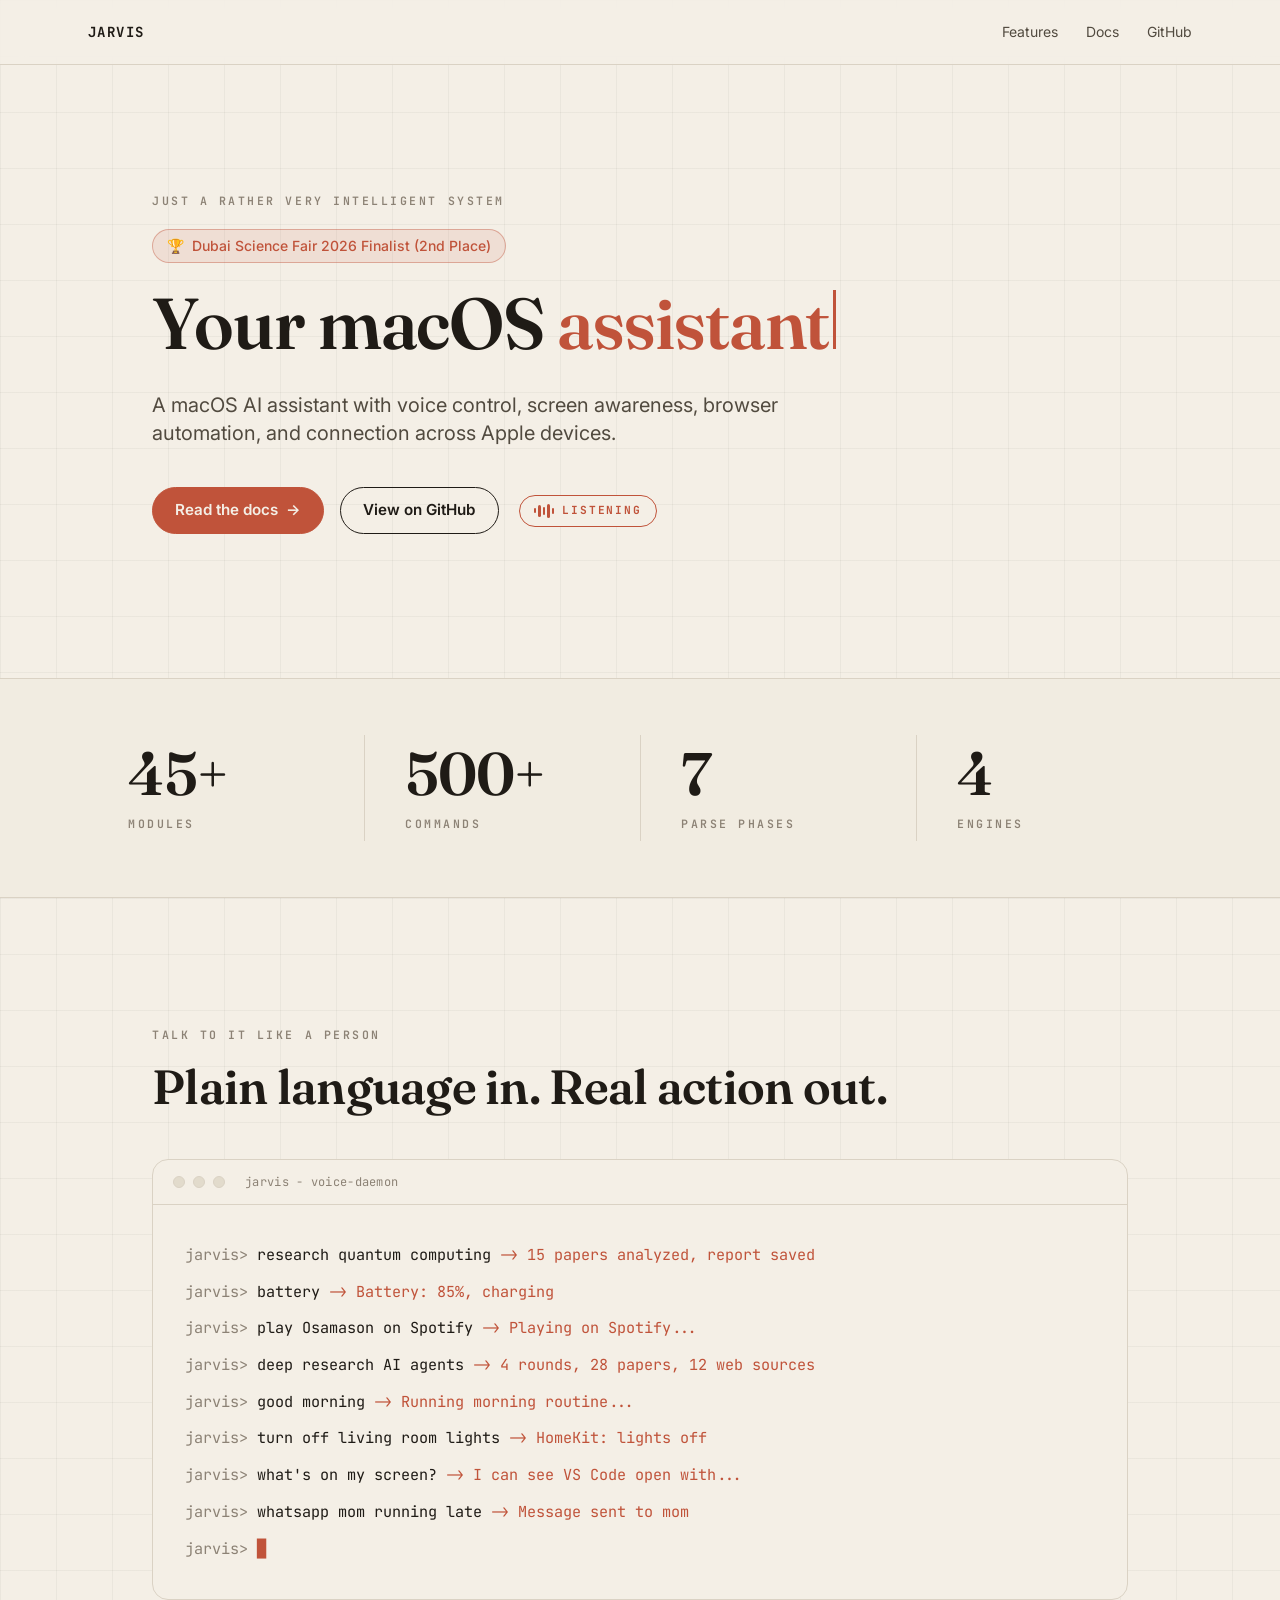
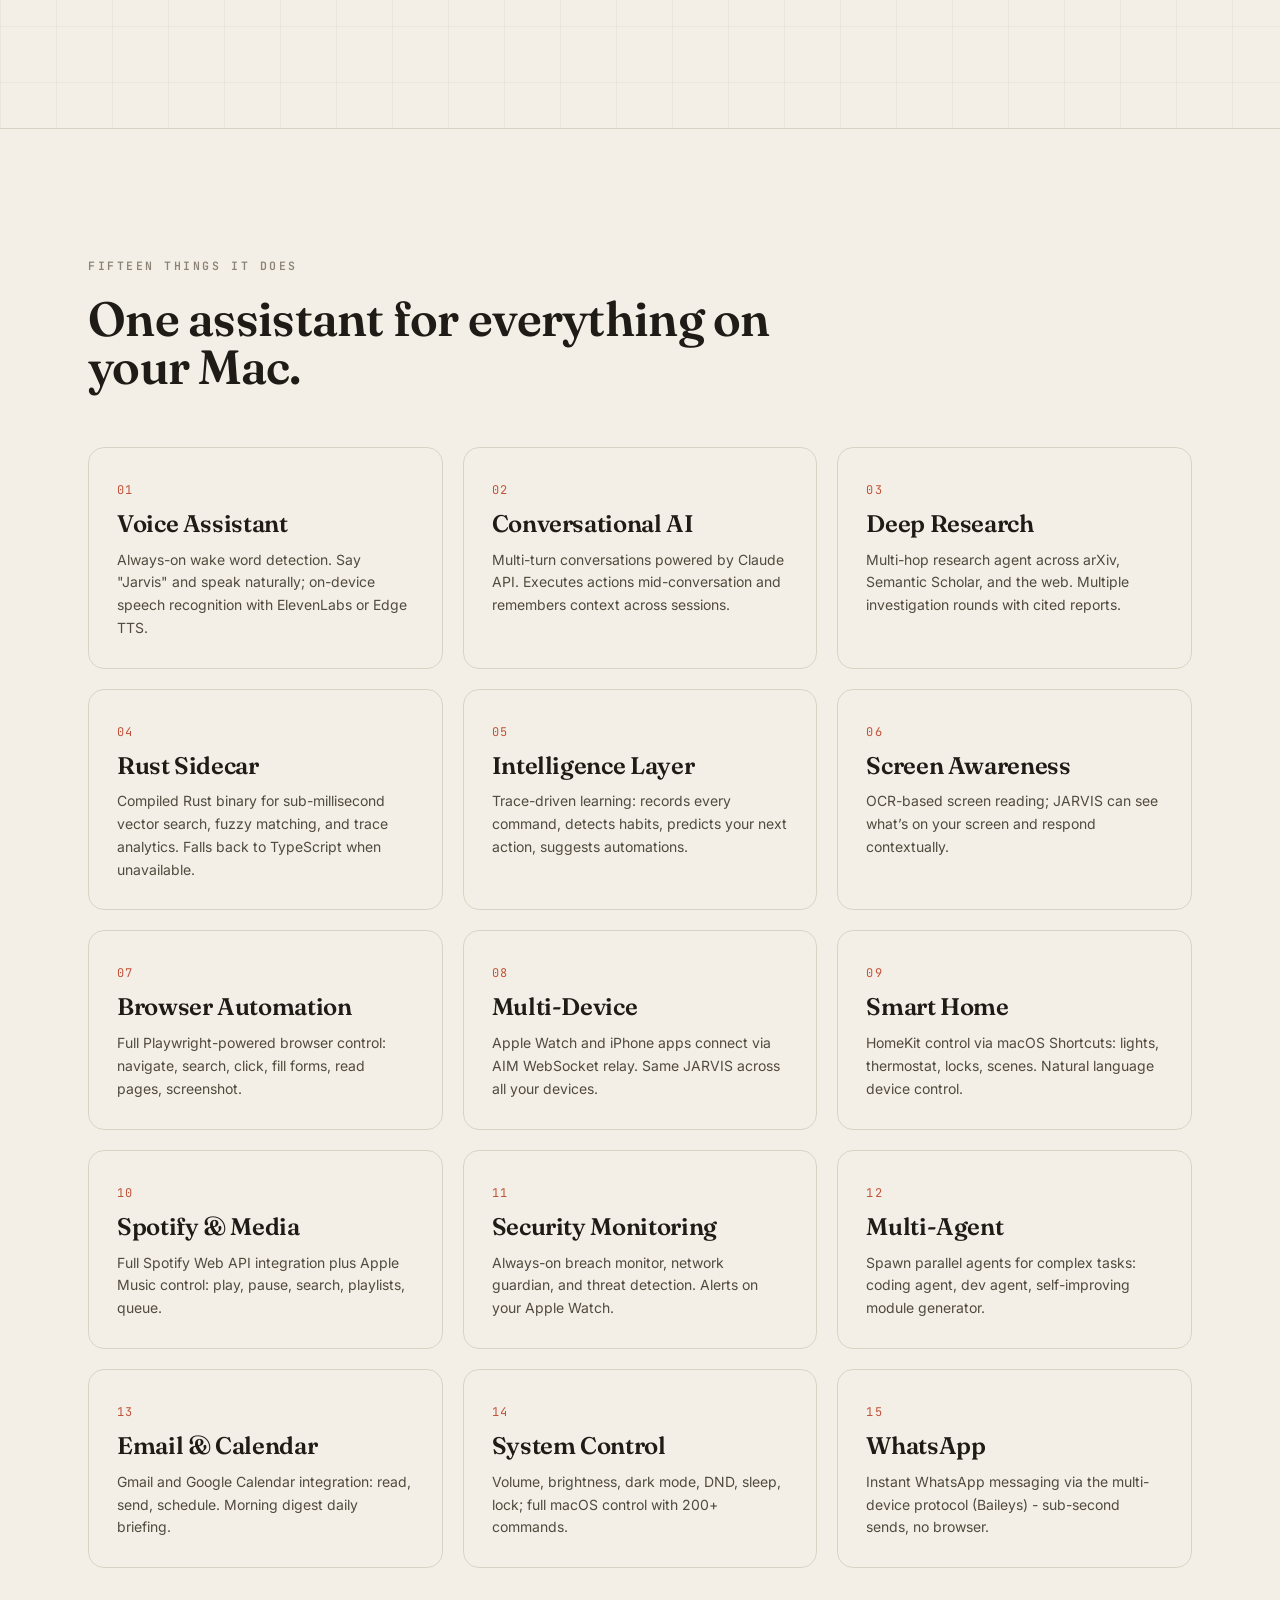
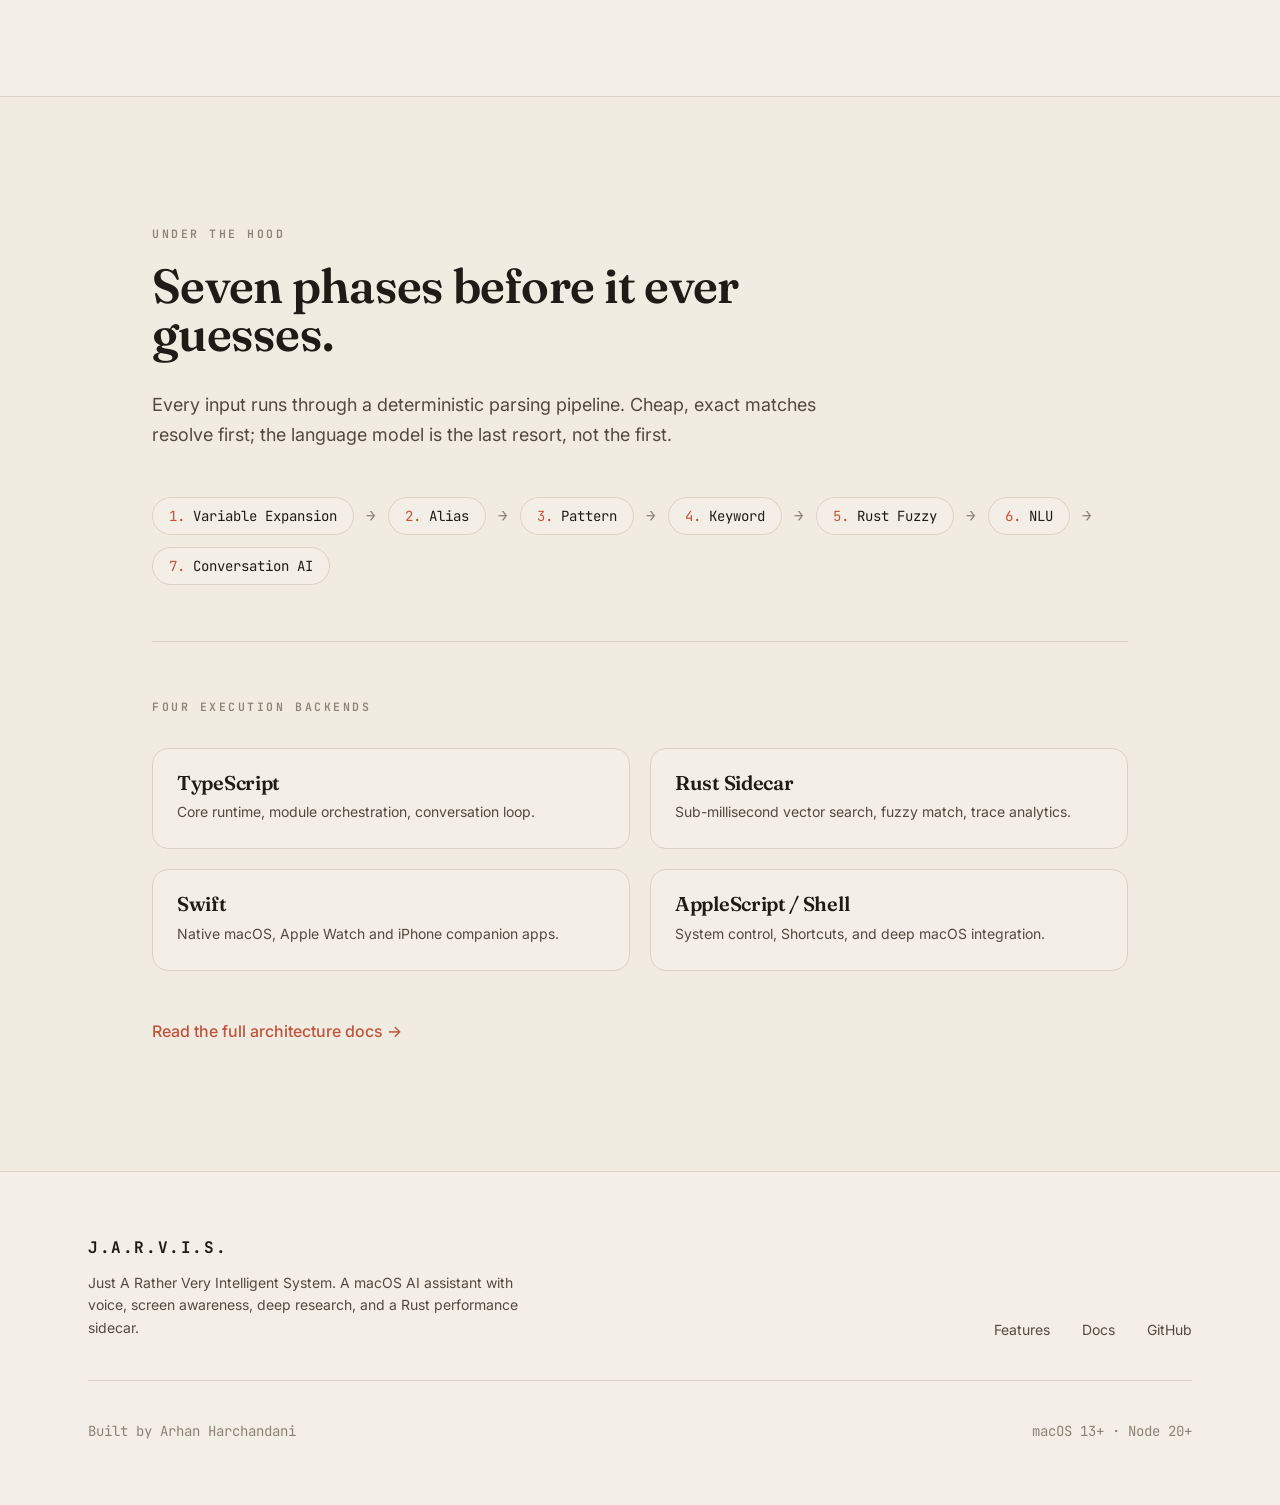
<file: index.html>
<!doctype html>
<html lang="en">
  <head>
    <meta charset="UTF-8" />
    <link rel="icon" type="image/svg+xml" href="/favicon.svg" />
    <meta name="viewport" content="width=device-width, initial-scale=1.0" />
    <meta name="description" content="J.A.R.V.I.S. - A macOS AI assistant with voice control, screen awareness, browser automation, and connection across Apple devices." />
    <title>J.A.R.V.I.S. - Just A Rather Very Intelligent System</title>
    <script type="module" crossorigin src="/assets/index-CTlmTjA4.js"></script>
    <link rel="stylesheet" crossorigin href="/assets/index-CzSu82c3.css">
  </head>
  <body>
    <div id="root"></div>
  </body>
</html>
</file>
<file: assets/index-CzSu82c3.css>
@import "https://fonts.googleapis.com/css2?family=Fraunces:ital,opsz,wght@0,9..144,400;0,9..144,500;0,9..144,600;0,9..144,700;0,9..144,900;1,9..144,400;1,9..144,500;1,9..144,600&family=Inter:wght@300;400;500;600;700&family=JetBrains+Mono:wght@400;500;600;700&display=swap";*,:before,:after,::backdrop{--tw-border-spacing-x:0;--tw-border-spacing-y:0;--tw-translate-x:0;--tw-translate-y:0;--tw-rotate:0;--tw-skew-x:0;--tw-skew-y:0;--tw-scale-x:1;--tw-scale-y:1;--tw-pan-x: ;--tw-pan-y: ;--tw-pinch-zoom: ;--tw-scroll-snap-strictness:proximity;--tw-gradient-from-position: ;--tw-gradient-via-position: ;--tw-gradient-to-position: ;--tw-ordinal: ;--tw-slashed-zero: ;--tw-numeric-figure: ;--tw-numeric-spacing: ;--tw-numeric-fraction: ;--tw-ring-inset: ;--tw-ring-offset-width:0px;--tw-ring-offset-color:#fff;--tw-ring-color:#3b82f680;--tw-ring-offset-shadow:0 0 #0000;--tw-ring-shadow:0 0 #0000;--tw-shadow:0 0 #0000;--tw-shadow-colored:0 0 #0000;--tw-blur: ;--tw-brightness: ;--tw-contrast: ;--tw-grayscale: ;--tw-hue-rotate: ;--tw-invert: ;--tw-saturate: ;--tw-sepia: ;--tw-drop-shadow: ;--tw-backdrop-blur: ;--tw-backdrop-brightness: ;--tw-backdrop-contrast: ;--tw-backdrop-grayscale: ;--tw-backdrop-hue-rotate: ;--tw-backdrop-invert: ;--tw-backdrop-opacity: ;--tw-backdrop-saturate: ;--tw-backdrop-sepia: ;--tw-contain-size: ;--tw-contain-layout: ;--tw-contain-paint: ;--tw-contain-style: }*,:before,:after{box-sizing:border-box;border:0 solid #e5e7eb}:before,:after{--tw-content:""}html,:host{-webkit-text-size-adjust:100%;tab-size:4;font-feature-settings:normal;font-variation-settings:normal;-webkit-tap-highlight-color:transparent;font-family:Inter,-apple-system,BlinkMacSystemFont,sans-serif;line-height:1.5}body{line-height:inherit;margin:0}hr{height:0;color:inherit;border-top-width:1px}abbr:where([title]){-webkit-text-decoration:underline dotted;text-decoration:underline dotted}h1,h2,h3,h4,h5,h6{font-size:inherit;font-weight:inherit}a{color:inherit;-webkit-text-decoration:inherit;text-decoration:inherit}b,strong{font-weight:bolder}code,kbd,samp,pre{font-feature-settings:normal;font-variation-settings:normal;font-family:JetBrains Mono,Fira Code,monospace;font-size:1em}small{font-size:80%}sub,sup{vertical-align:baseline;font-size:75%;line-height:0;position:relative}sub{bottom:-.25em}sup{top:-.5em}table{text-indent:0;border-color:inherit;border-collapse:collapse}button,input,optgroup,select,textarea{font-feature-settings:inherit;font-variation-settings:inherit;font-family:inherit;font-size:100%;font-weight:inherit;line-height:inherit;letter-spacing:inherit;color:inherit;margin:0;padding:0}button,select{text-transform:none}button,input:where([type=button]),input:where([type=reset]),input:where([type=submit]){-webkit-appearance:button;background-color:#0000;background-image:none}:-moz-focusring{outline:auto}:-moz-ui-invalid{box-shadow:none}progress{vertical-align:baseline}::-webkit-inner-spin-button{height:auto}::-webkit-outer-spin-button{height:auto}[type=search]{-webkit-appearance:textfield;outline-offset:-2px}::-webkit-search-decoration{-webkit-appearance:none}::-webkit-file-upload-button{-webkit-appearance:button;font:inherit}summary{display:list-item}blockquote,dl,dd,h1,h2,h3,h4,h5,h6,hr,figure,p,pre{margin:0}fieldset{margin:0;padding:0}legend{padding:0}ol,ul,menu{margin:0;padding:0;list-style:none}dialog{padding:0}textarea{resize:vertical}input::-moz-placeholder{opacity:1;color:#9ca3af}textarea::-moz-placeholder{opacity:1;color:#9ca3af}input::placeholder,textarea::placeholder{opacity:1;color:#9ca3af}button,[role=button]{cursor:pointer}:disabled{cursor:default}img,svg,video,canvas,audio,iframe,embed,object{vertical-align:middle;display:block}img,video{max-width:100%;height:auto}[hidden]:where(:not([hidden=until-found])){display:none}.container{width:100%}@media (width>=640px){.container{max-width:640px}}@media (width>=768px){.container{max-width:768px}}@media (width>=1024px){.container{max-width:1024px}}@media (width>=1280px){.container{max-width:1280px}}@media (width>=1536px){.container{max-width:1536px}}.visible{visibility:visible}.fixed{position:fixed}.absolute{position:absolute}.relative{position:relative}.sticky{position:sticky}.inset-0{inset:0}.inset-x-0{left:0;right:0}.top-0{top:0}.top-28{top:7rem}.z-50{z-index:50}.z-\[100\]{z-index:100}.mx-auto{margin-left:auto;margin-right:auto}.my-10{margin-top:2.5rem;margin-bottom:2.5rem}.my-14{margin-top:3.5rem;margin-bottom:3.5rem}.-ml-px{margin-left:-1px}.mb-1{margin-bottom:.25rem}.mb-1\.5{margin-bottom:.375rem}.mb-10{margin-bottom:2.5rem}.mb-12{margin-bottom:3rem}.mb-2{margin-bottom:.5rem}.mb-24{margin-bottom:6rem}.mb-4{margin-bottom:1rem}.mb-5{margin-bottom:1.25rem}.mb-6{margin-bottom:1.5rem}.mb-7{margin-bottom:1.75rem}.mb-8{margin-bottom:2rem}.ml-1{margin-left:.25rem}.ml-3{margin-left:.75rem}.mr-2{margin-right:.5rem}.mt-0\.5{margin-top:.125rem}.mt-1{margin-top:.25rem}.mt-10{margin-top:2.5rem}.mt-12{margin-top:3rem}.mt-14{margin-top:3.5rem}.mt-2{margin-top:.5rem}.mt-3{margin-top:.75rem}.mt-5{margin-top:1.25rem}.mt-6{margin-top:1.5rem}.mt-8{margin-top:2rem}.block{display:block}.flex{display:flex}.inline-flex{display:inline-flex}.grid{display:grid}.hidden{display:none}.h-16{height:4rem}.h-3{height:.75rem}.h-8{height:2rem}.max-h-\[60vh\]{max-height:60vh}.max-h-\[calc\(100vh-9rem\)\]{max-height:calc(100vh - 9rem)}.min-h-screen{min-height:100vh}.w-3{width:.75rem}.w-56{width:14rem}.w-8{width:2rem}.w-full{width:100%}.min-w-0{min-width:0}.max-w-2xl{max-width:42rem}.max-w-3xl{max-width:48rem}.max-w-4xl{max-width:56rem}.max-w-5xl{max-width:64rem}.max-w-6xl{max-width:72rem}.max-w-md{max-width:28rem}.max-w-sm{max-width:24rem}.max-w-xl{max-width:36rem}.flex-1{flex:1}.flex-shrink-0{flex-shrink:0}.select-none{-webkit-user-select:none;user-select:none}.resize{resize:both}.scroll-mt-28{scroll-margin-top:7rem}.grid-cols-2{grid-template-columns:repeat(2,minmax(0,1fr))}.flex-col{flex-direction:column}.flex-wrap{flex-wrap:wrap}.items-start{align-items:flex-start}.items-center{align-items:center}.items-baseline{align-items:baseline}.justify-center{justify-content:center}.justify-between{justify-content:space-between}.gap-1{gap:.25rem}.gap-10{gap:2.5rem}.gap-12{gap:3rem}.gap-2{gap:.5rem}.gap-3{gap:.75rem}.gap-4{gap:1rem}.gap-5{gap:1.25rem}.gap-6{gap:1.5rem}.gap-7{gap:1.75rem}.gap-x-3{-moz-column-gap:.75rem;column-gap:.75rem}.gap-x-8{-moz-column-gap:2rem;column-gap:2rem}.gap-y-3{row-gap:.75rem}.space-y-1>:not([hidden])~:not([hidden]){--tw-space-y-reverse:0;margin-top:calc(.25rem * calc(1 - var(--tw-space-y-reverse)));margin-bottom:calc(.25rem * var(--tw-space-y-reverse))}.space-y-3>:not([hidden])~:not([hidden]){--tw-space-y-reverse:0;margin-top:calc(.75rem * calc(1 - var(--tw-space-y-reverse)));margin-bottom:calc(.75rem * var(--tw-space-y-reverse))}.divide-y>:not([hidden])~:not([hidden]){--tw-divide-y-reverse:0;border-top-width:calc(1px * calc(1 - var(--tw-divide-y-reverse)));border-bottom-width:calc(1px * var(--tw-divide-y-reverse))}.divide-line>:not([hidden])~:not([hidden]){--tw-divide-opacity:1;border-color:rgb(218 210 196/var(--tw-divide-opacity,1))}.overflow-hidden{overflow:hidden}.overflow-x-auto{overflow-x:auto}.overflow-y-auto{overflow-y:auto}.truncate{text-overflow:ellipsis;white-space:nowrap;overflow:hidden}.whitespace-nowrap{white-space:nowrap}.rounded{border-radius:.25rem}.rounded-2xl{border-radius:1rem}.rounded-full{border-radius:9999px}.rounded-lg{border-radius:.5rem}.border{border-width:1px}.border-\[1\.5px\]{border-width:1.5px}.border-y{border-top-width:1px;border-bottom-width:1px}.border-b{border-bottom-width:1px}.border-l{border-left-width:1px}.border-l-2{border-left-width:2px}.border-t{border-top-width:1px}.border-accent{--tw-border-opacity:1;border-color:rgb(192 83 58/var(--tw-border-opacity,1))}.border-accent\/40{border-color:#c0533a66}.border-line{--tw-border-opacity:1;border-color:rgb(218 210 196/var(--tw-border-opacity,1))}.border-transparent{border-color:#0000}.bg-accent\/10{background-color:#c0533a1a}.bg-ink\/40{background-color:#1f1b1666}.bg-paper{--tw-bg-opacity:1;background-color:rgb(244 239 230/var(--tw-bg-opacity,1))}.bg-paper-2{--tw-bg-opacity:1;background-color:rgb(235 229 217/var(--tw-bg-opacity,1))}.bg-paper-2\/40{background-color:#ebe5d966}.bg-paper-2\/60{background-color:#ebe5d999}.bg-paper-3{--tw-bg-opacity:1;background-color:rgb(226 219 204/var(--tw-bg-opacity,1))}.bg-paper\/80{background-color:#f4efe6cc}.bg-transparent{background-color:#0000}.p-4{padding:1rem}.p-5{padding:1.25rem}.p-6{padding:1.5rem}.\!px-4{padding-left:1rem!important;padding-right:1rem!important}.\!py-2{padding-top:.5rem!important;padding-bottom:.5rem!important}.px-1{padding-left:.25rem;padding-right:.25rem}.px-1\.5{padding-left:.375rem;padding-right:.375rem}.px-2{padding-left:.5rem;padding-right:.5rem}.px-3{padding-left:.75rem;padding-right:.75rem}.px-3\.5{padding-left:.875rem;padding-right:.875rem}.px-4{padding-left:1rem;padding-right:1rem}.px-5{padding-left:1.25rem;padding-right:1.25rem}.px-6{padding-left:1.5rem;padding-right:1.5rem}.py-0\.5{padding-top:.125rem;padding-bottom:.125rem}.py-1\.5{padding-top:.375rem;padding-bottom:.375rem}.py-10{padding-top:2.5rem;padding-bottom:2.5rem}.py-14{padding-top:3.5rem;padding-bottom:3.5rem}.py-16{padding-top:4rem;padding-bottom:4rem}.py-2{padding-top:.5rem;padding-bottom:.5rem}.py-2\.5{padding-top:.625rem;padding-bottom:.625rem}.py-24{padding-top:6rem;padding-bottom:6rem}.py-3{padding-top:.75rem;padding-bottom:.75rem}.py-3\.5{padding-top:.875rem;padding-bottom:.875rem}.py-4{padding-top:1rem;padding-bottom:1rem}.py-6{padding-top:1.5rem;padding-bottom:1.5rem}.pb-1{padding-bottom:.25rem}.pb-2{padding-bottom:.5rem}.pb-24{padding-bottom:6rem}.pb-28{padding-bottom:7rem}.pl-4{padding-left:1rem}.pt-1{padding-top:.25rem}.pt-2{padding-top:.5rem}.pt-3{padding-top:.75rem}.pt-36{padding-top:9rem}.pt-40{padding-top:10rem}.pt-6{padding-top:1.5rem}.pt-\[12vh\]{padding-top:12vh}.text-left{text-align:left}.text-center{text-align:center}.font-display{font-family:Fraunces,Georgia,serif}.font-mono{font-family:JetBrains Mono,Fira Code,monospace}.\!text-\[0\.8rem\]{font-size:.8rem!important}.text-2xl{font-size:1.5rem;line-height:2rem}.text-4xl{font-size:2.25rem;line-height:2.5rem}.text-5xl{font-size:3rem;line-height:1}.text-\[0\.62rem\]{font-size:.62rem}.text-\[0\.6rem\]{font-size:.6rem}.text-\[0\.7rem\]{font-size:.7rem}.text-\[0\.82rem\]{font-size:.82rem}.text-\[0\.86em\]{font-size:.86em}.text-\[0\.8rem\]{font-size:.8rem}.text-\[0\.92rem\]{font-size:.92rem}.text-\[0\.95rem\]{font-size:.95rem}.text-\[1\.02rem\]{font-size:1.02rem}.text-\[1\.05rem\]{font-size:1.05rem}.text-\[1\.08rem\]{font-size:1.08rem}.text-lg{font-size:1.125rem;line-height:1.75rem}.text-sm{font-size:.875rem;line-height:1.25rem}.text-xl{font-size:1.25rem;line-height:1.75rem}.text-xs{font-size:.75rem;line-height:1rem}.font-bold{font-weight:700}.font-medium{font-weight:500}.leading-\[1\.04\]{line-height:1.04}.leading-relaxed{line-height:1.625}.leading-tight{line-height:1.25}.tracking-\[0\.22em\]{letter-spacing:.22em}.tracking-wide{letter-spacing:.025em}.tracking-widest{letter-spacing:.1em}.text-accent{--tw-text-opacity:1;color:rgb(192 83 58/var(--tw-text-opacity,1))}.text-ink{--tw-text-opacity:1;color:rgb(31 27 22/var(--tw-text-opacity,1))}.text-ink-2{--tw-text-opacity:1;color:rgb(81 74 63/var(--tw-text-opacity,1))}.text-ink-3{--tw-text-opacity:1;color:rgb(140 130 117/var(--tw-text-opacity,1))}.underline-offset-4{text-underline-offset:4px}.antialiased{-webkit-font-smoothing:antialiased;-moz-osx-font-smoothing:grayscale}.shadow-2xl{--tw-shadow:0 25px 50px -12px #00000040;--tw-shadow-colored:0 25px 50px -12px var(--tw-shadow-color);box-shadow:var(--tw-ring-offset-shadow,0 0 #0000), var(--tw-ring-shadow,0 0 #0000), var(--tw-shadow)}.outline-none{outline-offset:2px;outline:2px solid #0000}.filter{filter:var(--tw-blur) var(--tw-brightness) var(--tw-contrast) var(--tw-grayscale) var(--tw-hue-rotate) var(--tw-invert) var(--tw-saturate) var(--tw-sepia) var(--tw-drop-shadow)}.backdrop-blur-md{--tw-backdrop-blur:blur(12px);-webkit-backdrop-filter:var(--tw-backdrop-blur) var(--tw-backdrop-brightness) var(--tw-backdrop-contrast) var(--tw-backdrop-grayscale) var(--tw-backdrop-hue-rotate) var(--tw-backdrop-invert) var(--tw-backdrop-opacity) var(--tw-backdrop-saturate) var(--tw-backdrop-sepia);backdrop-filter:var(--tw-backdrop-blur) var(--tw-backdrop-brightness) var(--tw-backdrop-contrast) var(--tw-backdrop-grayscale) var(--tw-backdrop-hue-rotate) var(--tw-backdrop-invert) var(--tw-backdrop-opacity) var(--tw-backdrop-saturate) var(--tw-backdrop-sepia)}.backdrop-blur-sm{--tw-backdrop-blur:blur(4px);-webkit-backdrop-filter:var(--tw-backdrop-blur) var(--tw-backdrop-brightness) var(--tw-backdrop-contrast) var(--tw-backdrop-grayscale) var(--tw-backdrop-hue-rotate) var(--tw-backdrop-invert) var(--tw-backdrop-opacity) var(--tw-backdrop-saturate) var(--tw-backdrop-sepia);backdrop-filter:var(--tw-backdrop-blur) var(--tw-backdrop-brightness) var(--tw-backdrop-contrast) var(--tw-backdrop-grayscale) var(--tw-backdrop-hue-rotate) var(--tw-backdrop-invert) var(--tw-backdrop-opacity) var(--tw-backdrop-saturate) var(--tw-backdrop-sepia)}.transition-colors{transition-property:color,background-color,border-color,text-decoration-color,fill,stroke;transition-duration:.15s;transition-timing-function:cubic-bezier(.4,0,.2,1)}*{box-sizing:border-box;margin:0;padding:0}:root{--paper:#f4efe6;--paper-2:#ebe5d9;--ink:#1f1b16;--ink-2:#514a3f;--ink-3:#8c8275;--accent:#c0533a;--accent-dark:#a23e29;--line:#dad2c4}html{scroll-behavior:smooth}body{background:var(--paper);color:var(--ink);-webkit-font-smoothing:antialiased;font-family:Inter,sans-serif;overflow-x:hidden}::-webkit-scrollbar{width:8px}::-webkit-scrollbar-track{background:var(--paper)}::-webkit-scrollbar-thumb{background:#cabfad;border-radius:4px}.bg-grid{background-image:linear-gradient(#1f1b160b 1px,#0000 1px),linear-gradient(90deg,#1f1b160b 1px,#0000 1px);background-size:56px 56px}.eyebrow{letter-spacing:.22em;text-transform:uppercase;color:var(--ink-3);font-family:JetBrains Mono,monospace;font-size:.72rem;font-weight:600}.display{letter-spacing:-.015em;color:var(--ink);font-family:Fraunces,Georgia,serif;font-weight:600;line-height:1.04}.display-italic{color:inherit;font-family:Fraunces,Georgia,serif;font-style:normal;font-weight:600}.card{background:var(--paper);border:1.5px solid var(--line);border-radius:16px;transition:border-color .25s,transform .25s,box-shadow .25s}.card:hover{border-color:#b9ad98;transform:translateY(-3px);box-shadow:0 10px 28px #1f1b160f}.btn{cursor:pointer;border-radius:999px;align-items:center;gap:.5rem;padding:.7rem 1.4rem;font-size:.95rem;font-weight:600;transition:all .18s;display:inline-flex}.btn-accent{background:var(--accent);color:#f4efe6;border:1.5px solid var(--accent)}.btn-accent:hover{background:var(--accent-dark,#a23e29);transform:translateY(-1px)}.btn-outline{color:var(--ink);border:1.5px solid var(--ink);background:0 0}.btn-outline:hover{background:var(--ink);color:var(--paper)}.pill{letter-spacing:.16em;text-transform:uppercase;background:var(--paper);border:1.5px solid var(--accent);color:var(--accent);border-radius:999px;align-items:center;gap:.5rem;padding:.4rem .9rem;font-family:JetBrains Mono,monospace;font-size:.7rem;font-weight:700;display:inline-flex}.wave{align-items:center;gap:2px;height:14px;display:inline-flex}.wave i{background:var(--accent);border-radius:2px;width:2.5px;animation:.5s ease-in-out infinite alternate wave;display:block}.wave i:first-child{height:5px;animation-delay:0s}.wave i:nth-child(2){height:12px;animation-delay:.1s}.wave i:nth-child(3){height:8px;animation-delay:.2s}.wave i:nth-child(4){height:14px;animation-delay:.12s}.wave i:nth-child(5){height:6px;animation-delay:50ms}@keyframes wave{0%{transform:scaleY(.4)}to{transform:scaleY(1)}}.type-cursor{vertical-align:baseline;background:var(--accent);width:3px;height:.82em;margin-left:4px;animation:1s step-end infinite blink;display:inline-block}@keyframes blink{0%,to{opacity:1}50%{opacity:0}}.rule{background:var(--line);border:0;height:1.5px}.mono{font-family:JetBrains Mono,monospace}@keyframes fade-up{0%{opacity:0;transform:translateY(14px)}to{opacity:1;transform:translateY(0)}}.fade-up{opacity:0;animation:.6s forwards fade-up}.d1{animation-delay:60ms}.d2{animation-delay:.12s}.d3{animation-delay:.18s}.d4{animation-delay:.24s}.d5{animation-delay:.3s}.d6{animation-delay:.36s}.placeholder\:text-ink-3::placeholder{--tw-text-opacity:1;color:rgb(140 130 117/var(--tw-text-opacity,1))}.hover\:border-\[\#B9AD98\]:hover{--tw-border-opacity:1;border-color:rgb(185 173 152/var(--tw-border-opacity,1))}.hover\:bg-paper-2:hover{--tw-bg-opacity:1;background-color:rgb(235 229 217/var(--tw-bg-opacity,1))}.hover\:text-accent:hover{--tw-text-opacity:1;color:rgb(192 83 58/var(--tw-text-opacity,1))}.hover\:text-ink:hover{--tw-text-opacity:1;color:rgb(31 27 22/var(--tw-text-opacity,1))}.hover\:underline:hover{text-decoration-line:underline}@media (width>=640px){.sm\:inline{display:inline}.sm\:w-\[46\%\]{width:46%}.sm\:grid-cols-2{grid-template-columns:repeat(2,minmax(0,1fr))}.sm\:grid-cols-3{grid-template-columns:repeat(3,minmax(0,1fr))}.sm\:flex-row{flex-direction:row}.sm\:items-center{align-items:center}.sm\:items-baseline{align-items:baseline}.sm\:gap-5{gap:1.25rem}.sm\:text-6xl{font-size:3.75rem;line-height:1}}@media (width>=768px){.md\:block{display:block}.md\:grid-cols-4{grid-template-columns:repeat(4,minmax(0,1fr))}.md\:flex-row{flex-direction:row}.md\:items-end{align-items:flex-end}.md\:items-center{align-items:center}.md\:justify-between{justify-content:space-between}.md\:divide-x>:not([hidden])~:not([hidden]){--tw-divide-x-reverse:0;border-right-width:calc(1px * var(--tw-divide-x-reverse));border-left-width:calc(1px * calc(1 - var(--tw-divide-x-reverse)))}.md\:divide-y-0>:not([hidden])~:not([hidden]){--tw-divide-y-reverse:0;border-top-width:calc(0px * calc(1 - var(--tw-divide-y-reverse)));border-bottom-width:calc(0px * var(--tw-divide-y-reverse))}.md\:p-5{padding:1.25rem}.md\:p-7{padding:1.75rem}.md\:p-8{padding:2rem}.md\:px-10{padding-left:2.5rem;padding-right:2.5rem}.md\:py-2{padding-top:.5rem;padding-bottom:.5rem}.md\:py-32{padding-top:8rem;padding-bottom:8rem}.md\:pb-36{padding-bottom:9rem}.md\:pt-48{padding-top:12rem}.md\:text-left{text-align:left}.md\:text-5xl{font-size:3rem;line-height:1}.md\:text-6xl{font-size:3.75rem;line-height:1}.md\:text-\[0\.95rem\]{font-size:.95rem}.md\:text-xl{font-size:1.25rem;line-height:1.75rem}}@media (width>=1024px){.lg\:grid-cols-3{grid-template-columns:repeat(3,minmax(0,1fr))}.lg\:text-7xl{font-size:4.5rem;line-height:1}}
</file>
